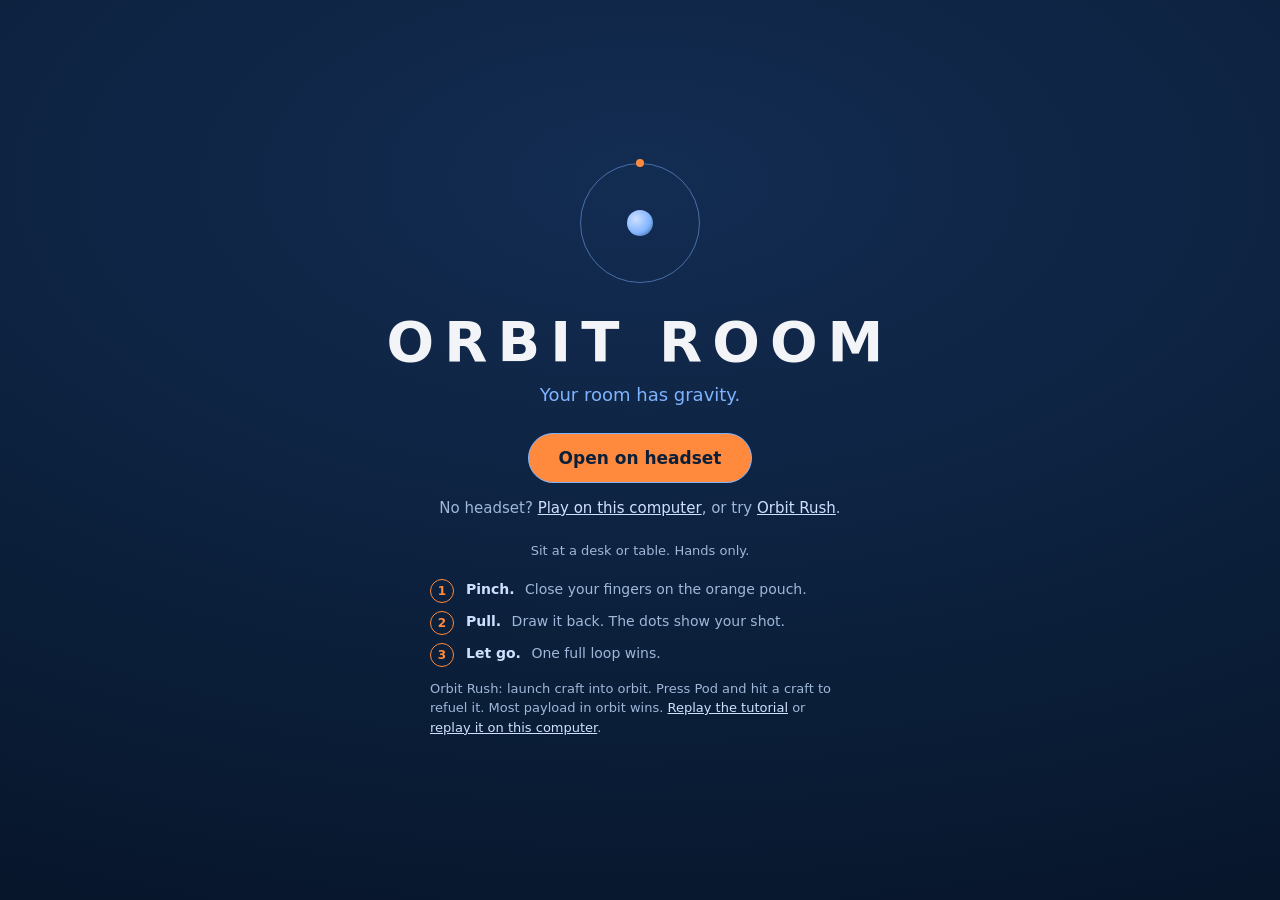
<file: index.html>
<!doctype html>
<html lang="en">
  <head>
    <meta charset="utf-8" />
    <meta name="viewport" content="width=device-width, initial-scale=1" />
    <meta name="description" content="Your room has gravity. A mixed reality game played with your hands at your desk." />
    <link rel="icon" href="data:," />
    <title>ORBIT ROOM</title>
    <script type="module" crossorigin src="./assets/main-Cb-0MDip.js"></script>
    <link rel="modulepreload" crossorigin href="./assets/modulepreload-polyfill-B5Qt9EMX.js">
    <link rel="modulepreload" crossorigin href="./assets/shell-B90m9chU.js">
    <link rel="stylesheet" crossorigin href="./assets/shell-DIC02jJu.css">
  </head>
  <body style="margin: 0; background: #0b1f3a">
    <!-- The landing paints from HTML and CSS alone; the engine loads behind it. -->
    <div class="orbit-landing" id="orbit-landing">
      <main>
        <div class="orbit-orbit" aria-hidden="true"><i></i><b></b><u></u></div>
        <h1>ORBIT ROOM</h1>
        <p>Your room has gravity.</p>
        <small id="orbit-loading">Loading</small>
        <button class="go" id="orbit-enter" hidden>Start</button>
        <button class="go alt" id="orbit-rush" hidden>Orbit Rush</button>
        <a class="go" id="orbit-open" target="_blank" rel="noopener" hidden>Open on headset</a>
        <small id="orbit-desktop" hidden>No headset? <a class="plain" href="?emulate">Play on this computer</a>, or try
          <a class="plain" href="?emulate&amp;rush">Orbit Rush</a>.</small>
        <small id="orbit-note">Sit at a desk or table. Hands only.</small>
        <section class="orbit-how" aria-label="How to play">
          <ol>
            <li><b>1</b><span><strong>Pinch.</strong> Close your fingers on the orange pouch.</span></li>
            <li><b>2</b><span><strong>Pull.</strong> Draw it back. The dots show your shot.</span></li>
            <li><b>3</b><span><strong>Let go.</strong> One full loop wins.</span></li>
          </ol>
          <small>Orbit Rush: launch craft into orbit. Press Pod and hit a craft to refuel it. Most payload in orbit wins.
            <a class="plain" href="?coach=1">Replay the tutorial</a> or <a class="plain" href="?emulate&amp;coach=1">replay it on this computer</a>.</small>
        </section>
        <small id="orbit-consent" hidden>
          This session sends frame times, hand and head positions, your headset and browser version, the room's
          object labels and your results to the ORBIT ROOM team. Each report is labelled with a random session code
          and is deleted after 30 days.
        </small>
        <small id="orbit-report" hidden
          ><span></span> <a class="plain" download="orbit-room-report.json" href="#" hidden>Save the report</a></small
        >
      </main>
    </div>
    <div id="scene-container"></div>
  </body>
</html>
</file>
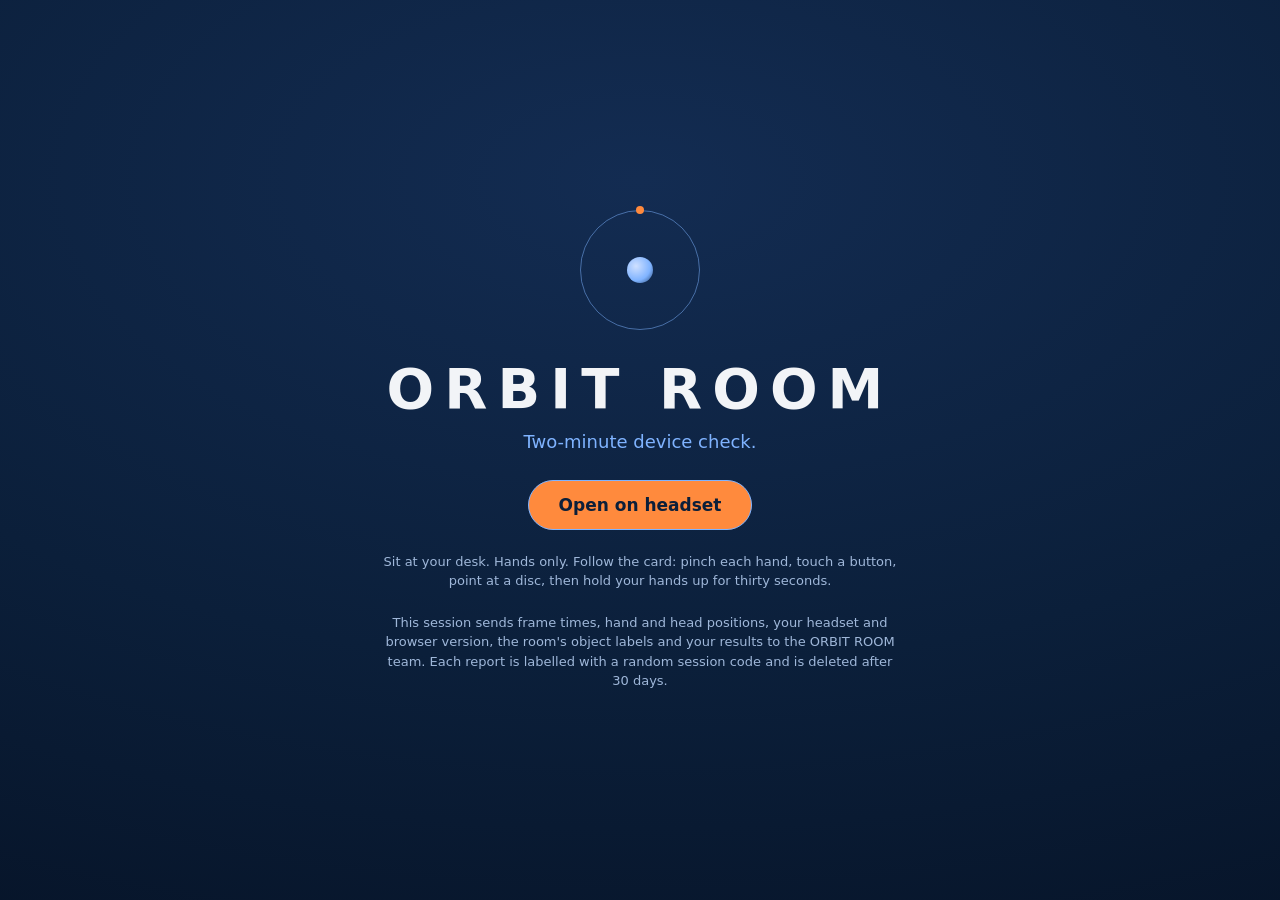
<file: canary.html>
<!doctype html>
<html lang="en">
  <head>
    <meta charset="utf-8" />
    <meta name="viewport" content="width=device-width, initial-scale=1" />
    <link rel="icon" href="data:," />
    <title>ORBIT ROOM device check</title>
    <script type="module" crossorigin src="./assets/canary-D_lE_nbN.js"></script>
    <link rel="modulepreload" crossorigin href="./assets/modulepreload-polyfill-B5Qt9EMX.js">
    <link rel="modulepreload" crossorigin href="./assets/shell-B90m9chU.js">
    <link rel="stylesheet" crossorigin href="./assets/shell-DIC02jJu.css">
  </head>
  <body style="margin: 0; background: #0b1f3a">
    <div class="orbit-landing" id="orbit-landing">
      <main>
        <div class="orbit-orbit" aria-hidden="true"><i></i><b></b><u></u></div>
        <h1>ORBIT ROOM</h1>
        <p>Two-minute device check.</p>
        <small id="orbit-loading">Loading</small>
        <button class="go" id="orbit-enter" hidden>Start</button>
        <a class="go" id="orbit-open" target="_blank" rel="noopener" hidden>Open on headset</a>
        <small id="orbit-note">
          Sit at your desk. Hands only. Follow the card: pinch each hand, touch a button, point at a disc, then hold
          your hands up for thirty seconds.
        </small>
        <small id="orbit-consent">
          This session sends frame times, hand and head positions, your headset and browser version, the room's
          object labels and your results to the ORBIT ROOM team. Each report is labelled with a random session code
          and is deleted after 30 days.
        </small>
        <small id="orbit-report" hidden
          ><span></span> <a class="plain" download="orbit-room-report.json" href="#" hidden>Save the report</a></small
        >
      </main>
    </div>
    <div id="scene-container"></div>
  </body>
</html>
</file>
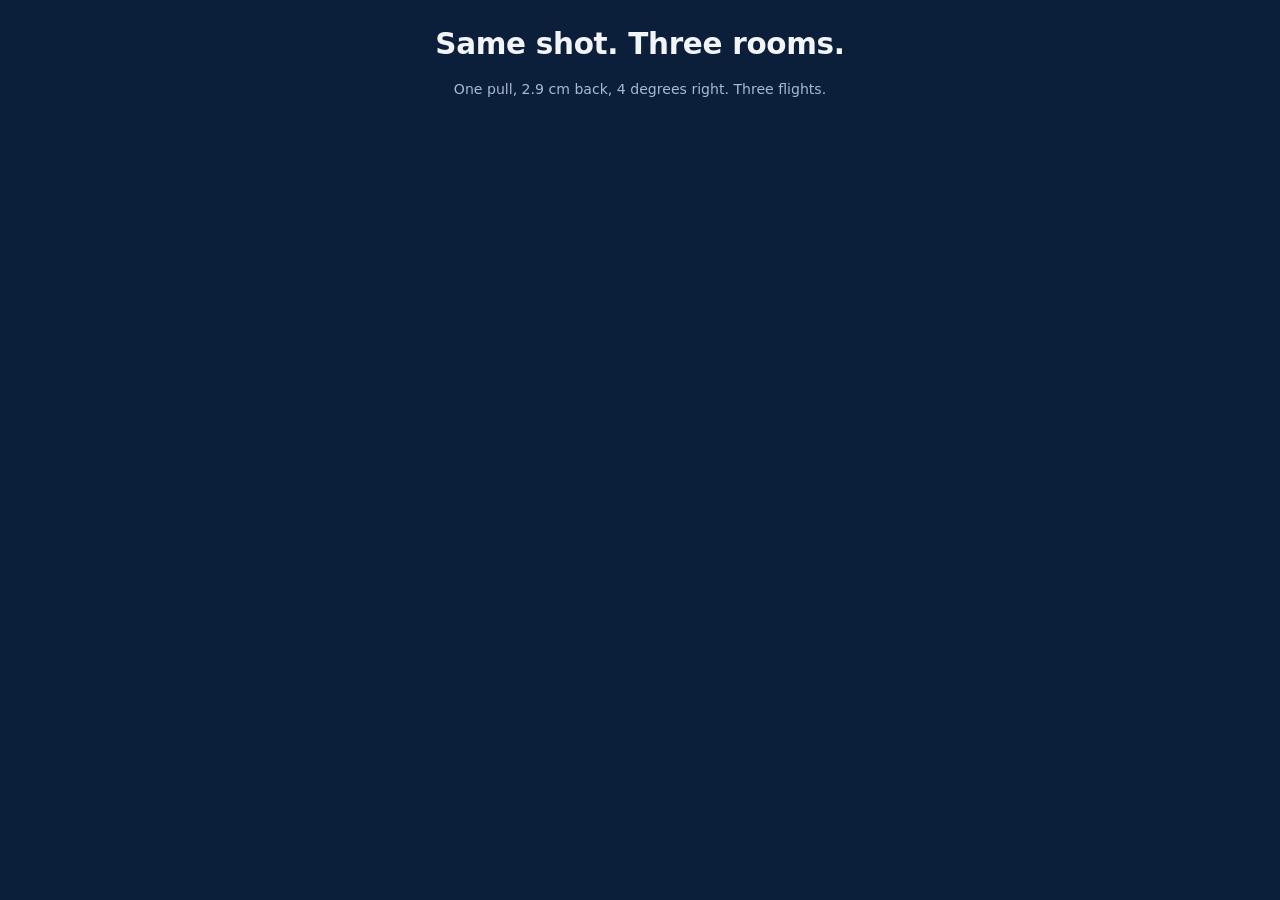
<file: sameshot.html>
<!doctype html>
<html lang="en">
  <head>
    <meta charset="utf-8" />
    <meta name="viewport" content="width=device-width, initial-scale=1" />
    <link rel="icon" href="data:," />
    <title>ORBIT ROOM: same shot</title>
    <script type="module" crossorigin src="./assets/sameshot-DkzkTeZV.js"></script>
    <link rel="modulepreload" crossorigin href="./assets/modulepreload-polyfill-B5Qt9EMX.js">
    <link rel="modulepreload" crossorigin href="./assets/palette-B4ehEFBl.js">
    <link rel="modulepreload" crossorigin href="./assets/generate-Ci3QtzC2.js">
    <link rel="modulepreload" crossorigin href="./assets/objects-_Y6xx5p6.js">
    <link rel="modulepreload" crossorigin href="./assets/plan-DzHOwDE0.js">
    <link rel="stylesheet" crossorigin href="./assets/generate-ClHl-dtB.css">
  </head>
  <body>
    <main class="film-page shot">
      <header>
        <h1>Same shot. Three rooms.</h1>
        <p id="shot-launch">Planning three rooms.</p>
      </header>
      <canvas id="shot"></canvas>
    </main>
  </body>
</html>
</file>
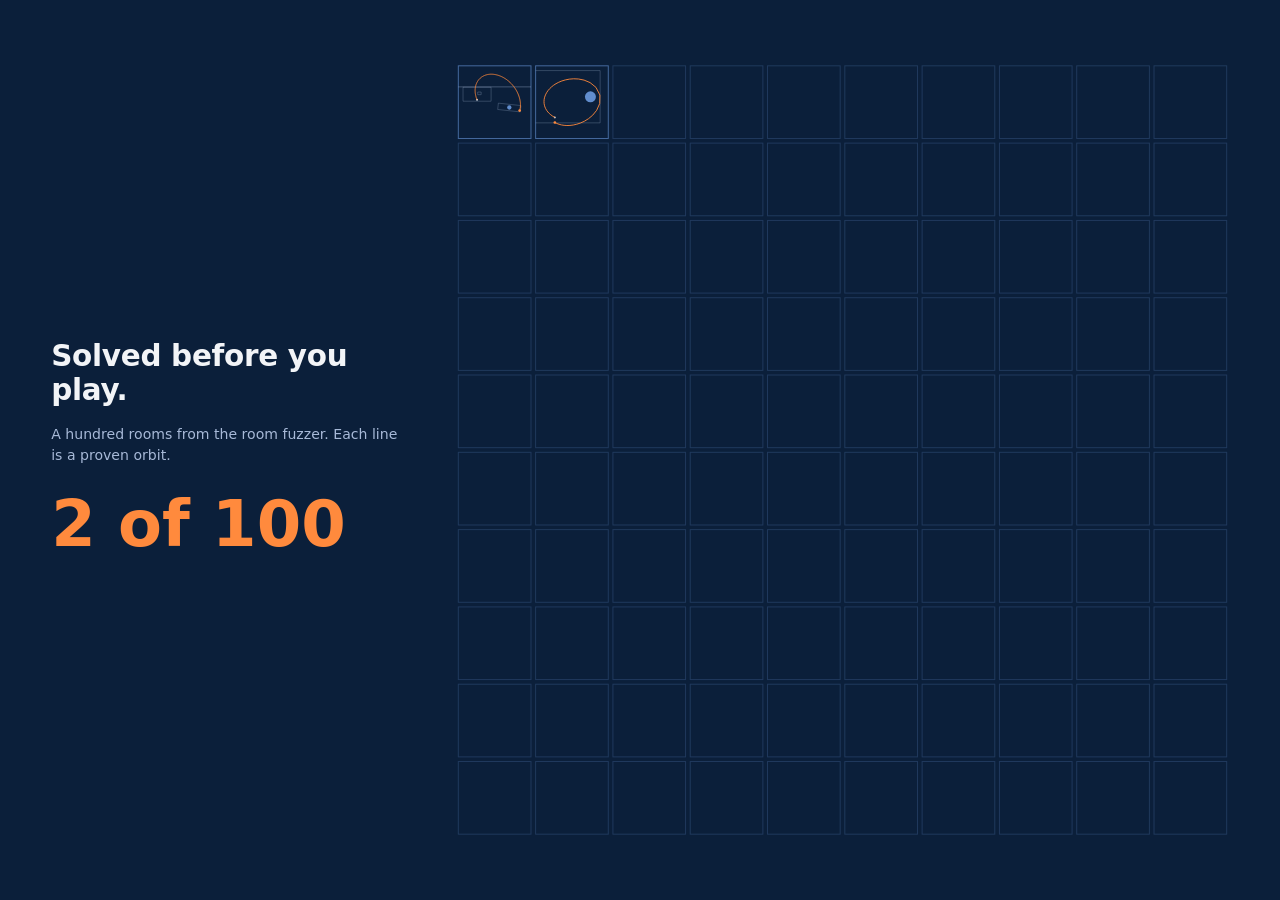
<file: wall.html>
<!doctype html>
<html lang="en">
  <head>
    <meta charset="utf-8" />
    <meta name="viewport" content="width=device-width, initial-scale=1" />
    <link rel="icon" href="data:," />
    <title>ORBIT ROOM: solved rooms</title>
    <script type="module" crossorigin src="./assets/wall-DovkaRoO.js"></script>
    <link rel="modulepreload" crossorigin href="./assets/modulepreload-polyfill-B5Qt9EMX.js">
    <link rel="modulepreload" crossorigin href="./assets/palette-B4ehEFBl.js">
    <link rel="modulepreload" crossorigin href="./assets/generate-Ci3QtzC2.js">
    <link rel="stylesheet" crossorigin href="./assets/generate-ClHl-dtB.css">
  </head>
  <body>
    <main class="film-page">
      <header>
        <h1>Solved before you play.</h1>
        <p>A hundred rooms from the room fuzzer. Each line is a proven orbit.</p>
        <output id="wall-count" aria-live="polite">0 of 100</output>
      </header>
      <canvas id="wall"></canvas>
    </main>
  </body>
</html>
</file>
<file: assets/shell-DIC02jJu.css>
.orbit-landing{position:fixed;inset:0;display:flex;align-items:center;justify-content:center;background:radial-gradient(120% 90% at 50% 20%,#132c52,#0b1f3a 60%,#07152a);color:#cfe0ff;font-family:system-ui,-apple-system,Segoe UI,sans-serif;z-index:10;padding:16px;box-sizing:border-box;overflow-y:auto}.orbit-landing main{max-width:520px;width:100%;margin:auto 0;text-align:center}.orbit-landing h1{font-size:clamp(34px,7vw,56px);letter-spacing:.18em;font-weight:600;margin:0 0 10px;color:#f2f4f7}.orbit-landing p{margin:0 0 28px;font-size:18px;color:#7fb3ff}.orbit-landing .go{display:inline-block;padding:14px 30px;border-radius:999px;border:1px solid #7fb3ff;background:#ff8a3d;color:#0b1f3a;font:inherit;font-size:17px;font-weight:600;text-decoration:none;cursor:pointer}.orbit-landing .go.alt{margin-left:10px;background:transparent;color:#ff8a3d;border-color:#ff8a3d}.orbit-landing [hidden]{display:none}.orbit-landing small{display:block;margin-top:22px;font-size:13px;line-height:1.5;color:#9fb7d9}.orbit-landing #orbit-loading{margin-top:0;font-size:15px;color:#7fb3ff}.orbit-landing #orbit-desktop{margin-top:14px;font-size:15px}.orbit-landing a.plain{color:#cfe0ff}.orbit-orbit{width:120px;height:120px;margin:0 auto 26px;position:relative}.orbit-orbit i{position:absolute;inset:0;border:1px solid rgba(127,179,255,.5);border-radius:50%}.orbit-orbit b{position:absolute;left:50%;top:50%;width:26px;height:26px;margin:-13px;border-radius:50%;background:radial-gradient(circle at 35% 35%,#cfe0ff,#7fb3ff 60%,#7fb3ff33)}.orbit-orbit u{position:absolute;left:50%;top:0;width:8px;height:8px;margin-left:-4px;margin-top:-4px;border-radius:50%;background:#ff8a3d;transform-origin:4px 64px;animation:orbit-spin 3.2s linear infinite}@keyframes orbit-spin{to{transform:rotate(360deg)}}@media(prefers-reduced-motion:reduce){.orbit-orbit u{animation:none}}.orbit-keys{position:fixed;left:50%;bottom:16px;transform:translate(-50%);max-width:calc(100vw - 32px);box-sizing:border-box;padding:8px 16px;border-radius:999px;background:#0b1f3ad1;border:1px solid rgba(127,179,255,.35);color:#cfe0ff;font:13px/1.4 system-ui,-apple-system,Segoe UI,sans-serif;text-align:center;z-index:2147483000;pointer-events:none}.orbit-keys b{color:#ff8a3d;font-weight:600}.orbit-emulator{position:fixed;left:50%;top:16px;transform:translate(-50%);max-width:calc(100vw - 32px);box-sizing:border-box;padding:6px 14px;border-radius:999px;background:#0b1f3ab8;color:#cfe0ff;font:12px/1.4 system-ui,-apple-system,Segoe UI,sans-serif;text-align:center;z-index:2147483000;pointer-events:none}html.orbit-film,html.orbit-film body{background:transparent!important;cursor:none}html.orbit-film #orbit-landing,html.orbit-film .orbit-keys,html.orbit-film .orbit-emulator{visibility:hidden!important}.orbit-how{margin:18px auto 0;max-width:420px;text-align:left}.orbit-how ol{list-style:none;margin:0;padding:0;display:grid;gap:8px}.orbit-how li{display:grid;grid-template-columns:26px 1fr;column-gap:10px;align-items:baseline;font-size:14px;line-height:1.45;color:#9fb7d9}.orbit-how li b{width:22px;height:22px;border:1px solid #ff8a3d;border-radius:50%;color:#ff8a3d;font-size:12px;font-weight:600;text-align:center;line-height:22px;align-self:start}.orbit-how li strong{color:#cfe0ff;font-weight:600;margin-right:6px}.orbit-how small{margin-top:12px;font-size:13px}
</file>
<file: assets/generate-ClHl-dtB.css>
html,body{margin:0;height:100%;background:#0b1f3a;color:#cfe0ff;font-family:system-ui,-apple-system,Segoe UI,sans-serif;overflow:hidden}.film-page{display:flex;height:100%;box-sizing:border-box;padding:3vh 4vw;gap:4vw;align-items:center}.film-page header{flex:0 0 30%}.film-page h1{margin:0 0 .6em;font-size:clamp(22px,2.3vw,48px);font-weight:600;letter-spacing:-.01em;color:#f2f4f7}.film-page p{margin:0 0 1.6em;font-size:clamp(13px,1.1vw,22px);line-height:1.45;opacity:.8}.film-page output{display:block;font-size:clamp(36px,5vw,104px);font-weight:600;font-variant-numeric:tabular-nums;color:#ff8a3d}.film-page canvas{flex:1 1 auto;height:100%;min-width:0}.film-page.shot{flex-direction:column;gap:2vh}.film-page.shot header{flex:0 0 auto;text-align:center}.film-page.shot canvas{width:100%}@media(max-width:720px){.film-page{flex-direction:column;padding:16px}.film-page header{flex:0 0 auto}.film-page canvas{width:100%}}
</file>
